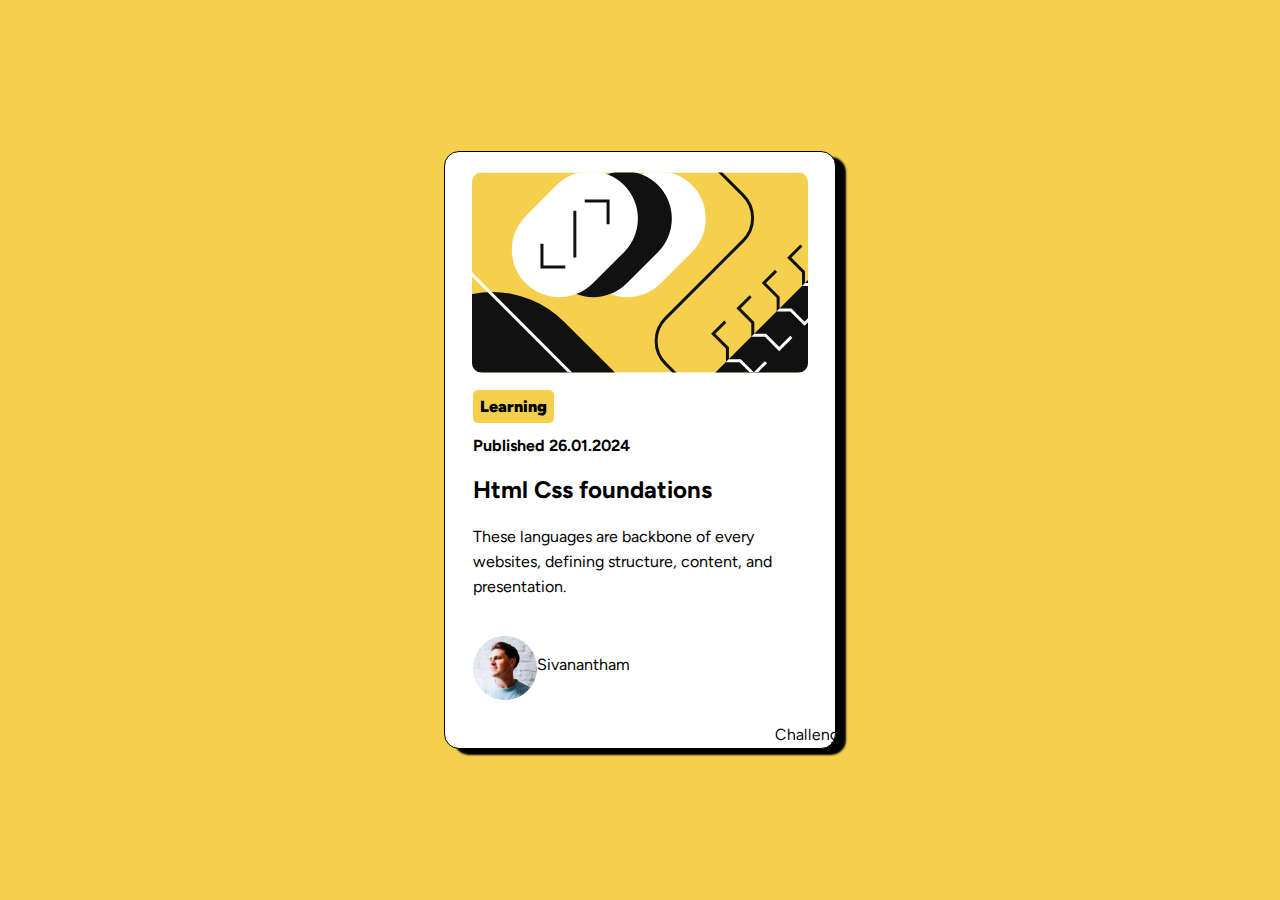
<file: index.html>
<!DOCTYPE html>
<html lang="en">
<head>
    <meta charset="UTF-8">
    <meta name="viewport" content="width=device-width, initial-scale=1.0">
    <title>Blog-preview</title>
    <link rel="icon" href="./favicon-32x32.png">
    <link rel="stylesheet" href="./index.css">
</head>
<body>
    <div class="container">
        <div class="content">
            <div class="img">
                <img src="./illustration-article.svg" alt="">
            </div>

            <div class="para">
                <p>
                    <span id="learn">
                        Learning
                    </span>
                </p>
                <p id="publish">
                    Published 26.01.2024
                </p>
                <h2>
                    Html Css foundations
                </h2>
                <p id="main">
                    These languages are backbone of every websites, defining structure, content, and presentation.
                </p>
    
                <div class="footer">
                    <img src="./image-avatar.webp" alt=""> 
                    <p id="author">Sivanantham</p>
                </div>
            </div>
            <div class="name">
                <marquee scrollamount="3">
                    <span>
                        Challenge by
                        <a href="https://www.frontendmentor.io/">FrontEnd Mentor</a>.
                        Coded by <a href="#">Sivanantham</a>
                    </span>
                </marquee>
            </div>
        </div>
    </div>
</body>
</html>
</file>
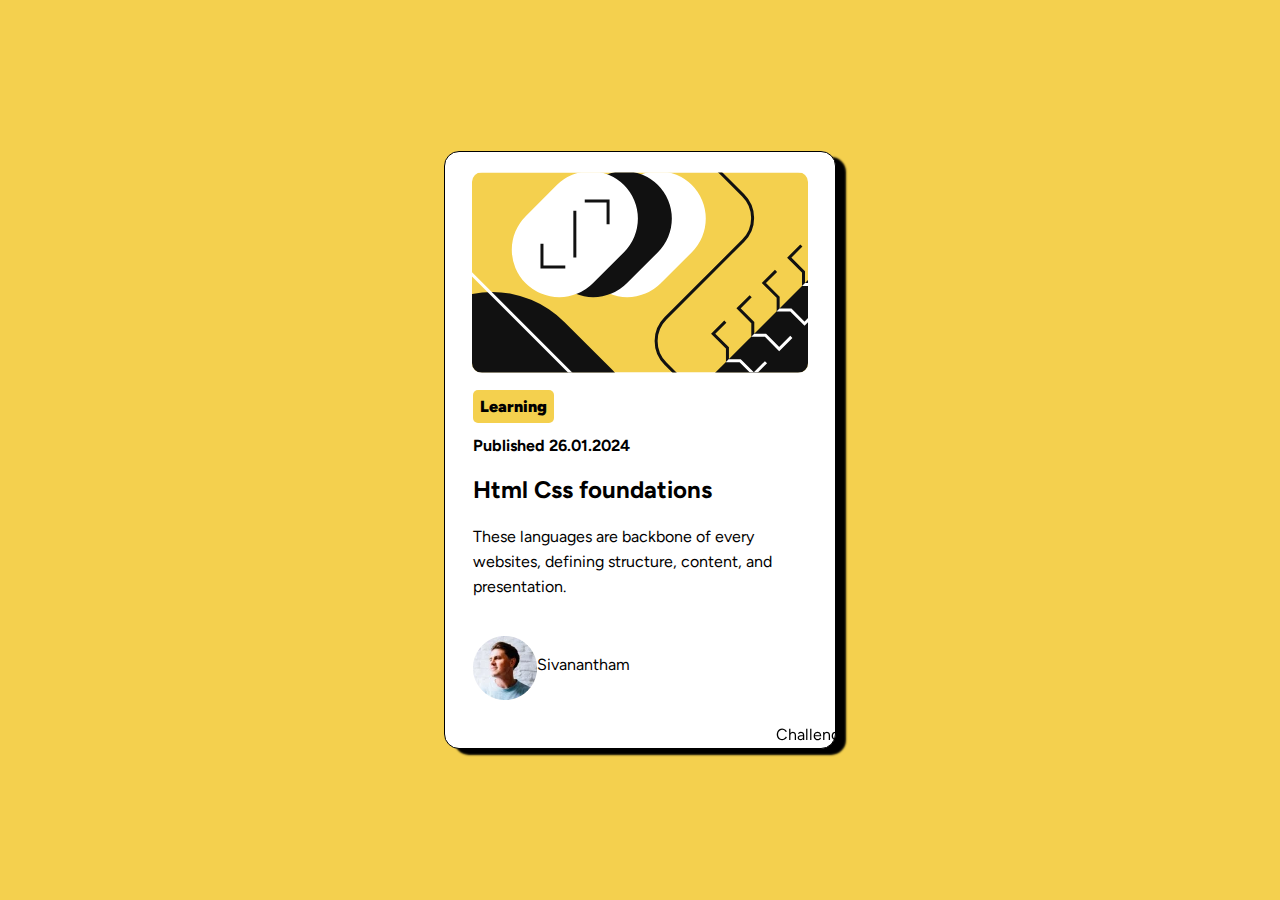
<file: Blog-preview.html>
<!DOCTYPE html>
<html lang="en">
<head>
    <meta charset="UTF-8">
    <meta name="viewport" content="width=device-width, initial-scale=1.0">
    <title>Blog-preview</title>
    <link rel="icon" href="./favicon-32x32.png">
    <link rel="stylesheet" href="./Blog-preview.css">
</head>
<body>
    <div class="container">
        <div class="content">
            <div class="img">
                <img src="./illustration-article.svg" alt="">
            </div>

            <div class="para">
                <p>
                    <span id="learn">
                        Learning
                    </span>
                </p>
                <p id="publish">
                    Published 26.01.2024
                </p>
                <h2>
                    Html Css foundations
                </h2>
                <p id="main">
                    These languages are backbone of every websites, defining structure, content, and presentation.
                </p>
    
                <div class="footer">
                    <img src="./image-avatar.webp" alt=""> 
                    <p id="author">Sivanantham</p>
                </div>
            </div>
            <div class="name">
                <marquee scrollamount="3">
                    <span>
                        Challenge by
                        <a href="">FrontEnd Mentor</a>.
                        Coded by <a href="#">Sivanantham</a>
                    </span>
                </marquee>
            </div>
        </div>
    </div>
</body>
</html>
</file>
<file: index.css>
@font-face {
    font-family: Bubble;
    src: url("./fonts/Figtree-VariableFont_wght.ttf");
}
body
{
    margin: 0;
    padding: 0;
    background-color:rgb(244, 208, 78);
    display: flex;
    justify-content: center;
    align-items: center;
    height: 100vh;
}
.container
{
    background-color: white;
    display: flex;
    align-items: center;
    justify-content: center;
    border: 1px solid black;
    border-radius: 15px;
    width: 390px;
    box-shadow: 10px 6px 2px black;
}
.container:hover{
    cursor:pointer;
}
.container:active
{
    box-shadow: 20px 6px 2px black;
    cursor: progress;
}
h2:active
{
    color:rgb(244, 208, 78) ;
}
.content img
{
    margin-top:20px ;
    border-radius: 10px;
}
.img
{
    display: flex;
    justify-content: center;
}
.para
{
    margin-left: 28px;
    margin-top: 24px;
    font-family: Bubble;
}
#learn
{
    font-family: Bubble;
    font-weight: 900;
    background-color: rgb(244, 208, 78);
    padding: 7px;
    border-radius: 5px;
}
#publish
{
    font-weight: bolder;
    margin-top: 20px;
}
#main
{
    width: 300px;
    font-family: Bubble;
    line-height: 25px;
}
.footer
{
    display: flex;
    margin-bottom: 25px;
}
#author
{
    margin-top:40px ;
}
marquee
{
    font-family: Bubble;
}
</file>
<file: Blog-preview.css>
@font-face {
    font-family: Bubble;
    src: url("./fonts/Figtree-VariableFont_wght.ttf");
}
body
{
    margin: 0;
    padding: 0;
    background-color:rgb(244, 208, 78);
    display: flex;
    justify-content: center;
    align-items: center;
    height: 100vh;
}
.container
{
    background-color: white;
    display: flex;
    align-items: center;
    justify-content: center;
    border: 1px solid black;
    border-radius: 15px;
    width: 390px;
    box-shadow: 10px 6px 2px black;
}
.container:hover{
    cursor:pointer;
}
.container:active
{
    box-shadow: 20px 6px 2px black;
    cursor: progress;
}
h2:active
{
    color:rgb(244, 208, 78) ;
}
.content img
{
    margin-top:20px ;
    border-radius: 10px;
}
.img
{
    display: flex;
    justify-content: center;
}
.para
{
    margin-left: 28px;
    margin-top: 24px;
    font-family: Bubble;
}
#learn
{
    font-family: Bubble;
    font-weight: 900;
    background-color: rgb(244, 208, 78);
    padding: 7px;
    border-radius: 5px;
}
#publish
{
    font-weight: bolder;
    margin-top: 20px;
}
#main
{
    width: 300px;
    font-family: Bubble;
    line-height: 25px;
}
.footer
{
    display: flex;
    margin-bottom: 25px;
}
#author
{
    margin-top:40px ;
}
marquee
{
    font-family: Bubble;
}
</file>
